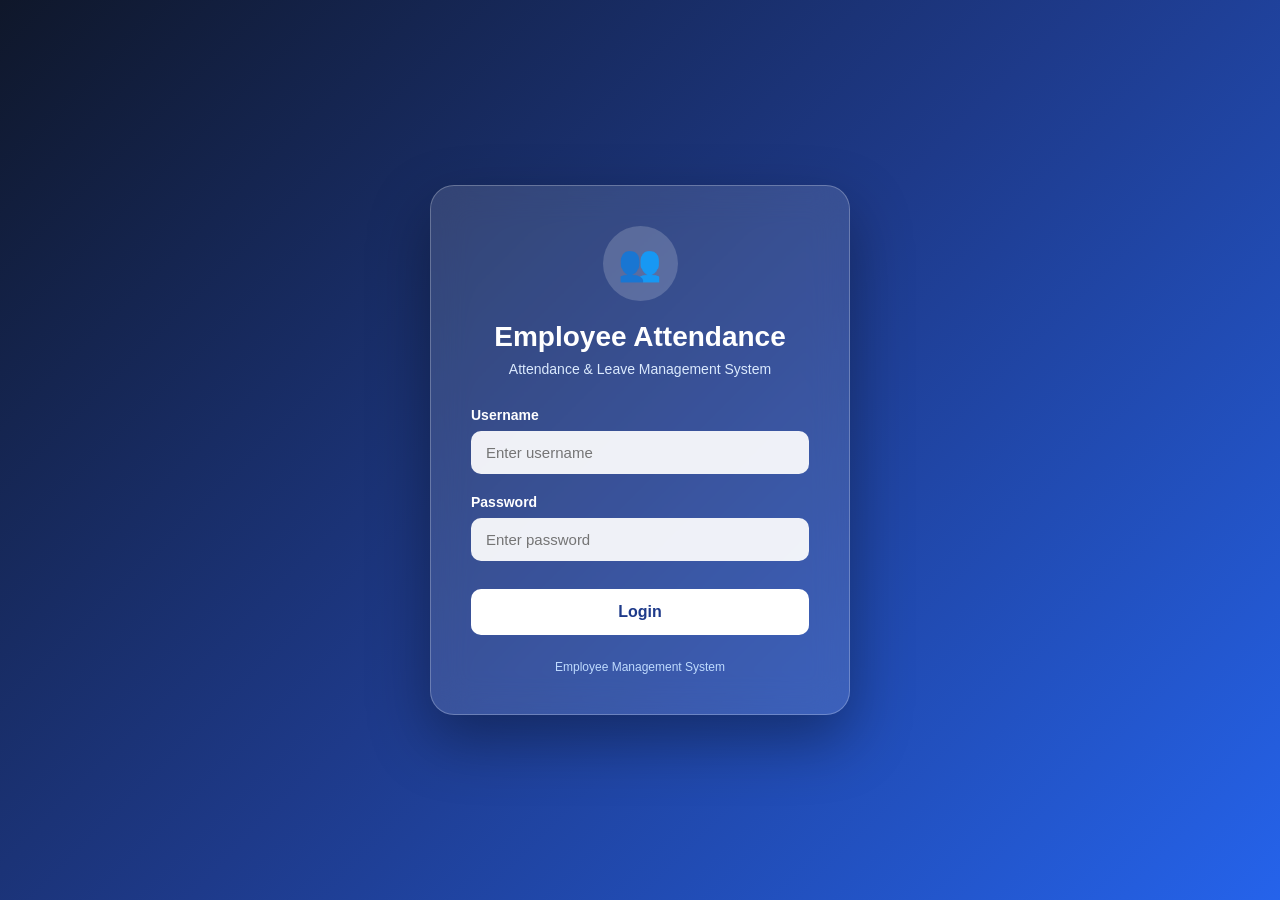
<file: index.html>
<!DOCTYPE html>
<html lang="en">
<head>
    <meta charset="UTF-8">
    <meta name="viewport" content="width=device-width, initial-scale=1.0">
    <title>Employee Attendance System</title>
    <link rel="stylesheet" href="style.css">
</head>

<body>

    <div class="login-container">

        <div class="login-card">

            <div class="logo">
                👥
            </div>

            <h1>Employee Attendance</h1>
            <p class="subtitle">Attendance & Leave Management System</p>

            <form id="loginForm">

                <div class="input-group">
                    <label>Username</label>
                    <input 
                        type="text" 
                        id="username"
                        placeholder="Enter username"
                        required
                    >
                </div>

                <div class="input-group">
                    <label>Password</label>
                    <input 
                        type="password" 
                        id="password"
                        placeholder="Enter password"
                        required
                    >
                </div>

                <button type="submit" class="login-btn">
                    Login
                </button>

            </form>

            <p id="message"></p>

            <div class="login-footer">
                <span>Employee Management System</span>
            </div>

        </div>

    </div>

    <script src="script.js"></script>

</body>
</html>
</file>
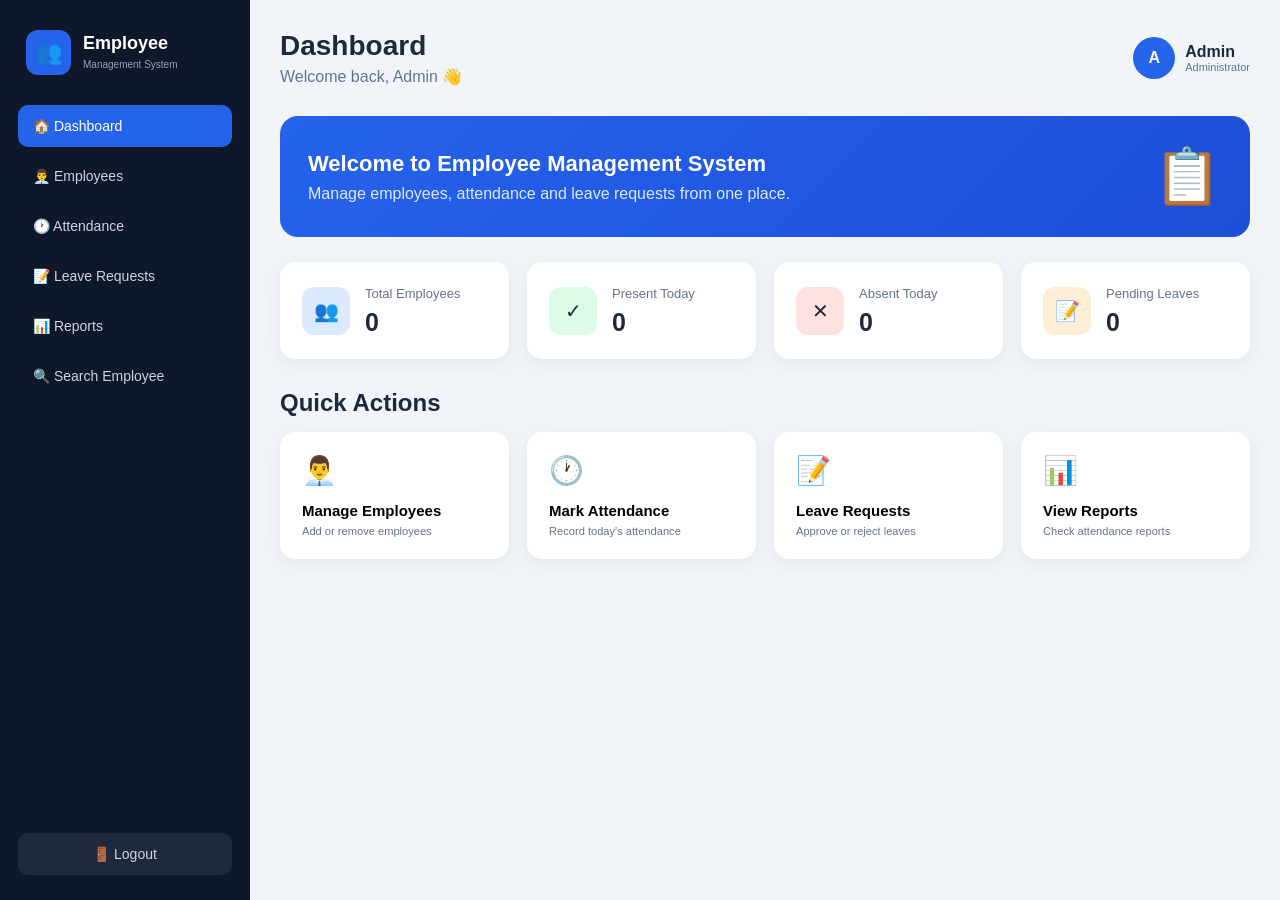
<file: dashboard.html>
<!DOCTYPE html>
<html lang="en">
<head>
    <meta charset="UTF-8">
    <meta name="viewport" content="width=device-width, initial-scale=1.0">
    <title>Admin Dashboard</title>
    <link rel="stylesheet" href="dashboard.css">
</head>

<body>

    <div class="dashboard">

        <!-- Sidebar -->
        <aside class="sidebar">

            <div class="brand">
                <div class="brand-icon">👥</div>
                <div>
                    <h2>Employee</h2>
                    <span>Management System</span>
                </div>
            </div>

            <nav>
                <button class="nav-item active" onclick="showSection('dashboard')">
                    🏠 Dashboard
                </button>

                <button class="nav-item" onclick="showSection('employees')">
                    👨‍💼 Employees
                </button>

                <button class="nav-item" onclick="showSection('attendance')">
                    🕐 Attendance
                </button>

                <button class="nav-item" onclick="showSection('leave')">
                    📝 Leave Requests
                </button>

                <button class="nav-item" onclick="showSection('reports')">
                    📊 Reports
                </button>

                <button class="nav-item" onclick="showSection('search')">
                    🔍 Search Employee
                </button>
            </nav>

            <button class="logout-btn" onclick="logout()">
                🚪 Logout
            </button>

        </aside>


        <!-- Main Content -->
        <main class="main-content">

            <!-- Top Bar -->
            <header class="topbar">
                <div>
                    <h1 id="pageTitle">Dashboard</h1>
                    <p>Welcome back, Admin 👋</p>
                </div>

                <div class="admin-profile">
                    <div class="profile-icon">A</div>
                    <div>
                        <strong>Admin</strong>
                        <small>Administrator</small>
                    </div>
                </div>
            </header>


            <!-- Dashboard Section -->
            <section id="dashboard" class="content-section active-section">

                <div class="welcome-card">
                    <div>
                        <h2>Welcome to Employee Management System</h2>
                        <p>Manage employees, attendance and leave requests from one place.</p>
                    </div>

                    <div class="welcome-icon">
                        📋
                    </div>
                </div>


                <!-- Statistics -->
                <div class="stats-grid">

                    <div class="stat-card">
                        <div class="stat-icon blue">👥</div>
                        <div>
                            <span>Total Employees</span>
                            <h2 id="totalEmployees">0</h2>
                        </div>
                    </div>

                    <div class="stat-card">
                        <div class="stat-icon green">✓</div>
                        <div>
                            <span>Present Today</span>
                            <h2 id="presentCount">0</h2>
                        </div>
                    </div>

                    <div class="stat-card">
                        <div class="stat-icon red">✕</div>
                        <div>
                            <span>Absent Today</span>
                            <h2 id="absentCount">0</h2>
                        </div>
                    </div>

                    <div class="stat-card">
                        <div class="stat-icon orange">📝</div>
                        <div>
                            <span>Pending Leaves</span>
                            <h2 id="pendingLeaves">0</h2>
                        </div>
                    </div>

                </div>


                <!-- Quick Actions -->
                <div class="section-title">
                    <h2>Quick Actions</h2>
                </div>

                <div class="quick-grid">

                    <button onclick="showSection('employees')">
                        <span>👨‍💼</span>
                        <strong>Manage Employees</strong>
                        <small>Add or remove employees</small>
                    </button>

                    <button onclick="showSection('attendance')">
                        <span>🕐</span>
                        <strong>Mark Attendance</strong>
                        <small>Record today's attendance</small>
                    </button>

                    <button onclick="showSection('leave')">
                        <span>📝</span>
                        <strong>Leave Requests</strong>
                        <small>Approve or reject leaves</small>
                    </button>

                    <button onclick="showSection('reports')">
                        <span>📊</span>
                        <strong>View Reports</strong>
                        <small>Check attendance reports</small>
                    </button>

                </div>

            </section>


            <!-- Employees Section -->
            <section id="employees" class="content-section">

                <div class="section-header">
                    <div>
                        <h2>Employee Management</h2>
                        <p>Manage employee information</p>
                    </div>

                    <button class="primary-btn" onclick="addEmployee()">
                      + Add Employee
                    </button>
                </div>

                <div class="table-card">

                    <table>
                        <thead>
                            <tr>
                                <th>Employee ID</th>
                                <th>Name</th>
                                <th>Department</th>
                                <th>Phone</th>
                                <th>Status</th>
                            </tr>
                        </thead>

                        <tbody id="employeeTable">
                            <tr>
                                <td>E001</td>
                                <td>Vidhya</td>
                                <td>HR</td>
                                <td>9876543210</td>
                                <td><span class="badge active">Active</span></td>
                            </tr>
                        </tbody>

                    </table>

                </div>

            </section>


            <!-- Attendance Section -->
            <section id="attendance" class="content-section">

                <div class="section-header">
                    <div>
                        <h2>Attendance Management</h2>
                        <p>Record employee attendance</p>
                    </div>
                </div>

                <div class="form-card">

                    <label>Employee ID</label>
                    <input type="text" id="attendanceId" placeholder="Enter Employee ID">
            

                    <label>Attendance Status</label>

<select id="attendanceStatus">
    <option value="Present">Present</option>
    <option value="Absent">Absent</option>
    <option value="Late">Late</option>
    <option value="Half Day">Half Day</option>
</select>

<button class="primary-btn" onclick="markAttendance()">
    Mark Attendance
</button>
                </div>

                <div class="table-card">

                    <table>
                        <thead>
                            <tr>
                                <th>Date</th>
                                <th>Employee ID</th>
                                <th>Status</th>
                            </tr>
                        </thead>

                        <tbody id="attendanceTable"></tbody>

                    </table>

                </div>

            </section>


            <!-- Leave Section -->
            <section id="leave" class="content-section">

                <div class="section-header">
                    <div>
                        <h2>Leave Requests</h2>
                        <p>Manage employee leave requests</p>
                    </div>
                </div>

                <div class="form-card">

                    <label>Employee ID</label>
                    <input type="text" id="leaveId" placeholder="Enter Employee ID">

                    <label>Reason</label>
                    <input type="text" id="leaveReason" placeholder="Enter leave reason">

                    <button class="primary-btn" onclick="applyLeave()">
                        Apply Leave
                    </button>

                </div>

                <div class="table-card">

                    <table>
                        <thead>
                            <tr>
                                <th>Employee ID</th>
                                <th>Reason</th>
                                <th>Status</th>
                                <th>Action</th>
                            </tr>
                        </thead>

                        <tbody id="leaveTable"></tbody>

                    </table>

                </div>

            </section>


            <!-- Reports -->
            <section id="reports" class="content-section">

                <div class="section-header">
                    <div>
                        <h2>Attendance Reports</h2>
                        <p>View attendance summary</p>
                    </div>
                </div>

                <div class="report-grid">

                    <div class="report-card">
                        <span>Present</span>
                        <h2 id="reportPresent">0</h2>
                    </div>

                    <div class="report-card">
                        <span>Absent</span>
                        <h2 id="reportAbsent">0</h2>
                    </div>

                    <div class="report-card">
                        <span>Late</span>
                        <h2 id="reportLate">0</h2>
                    </div>

                    <div class="report-card">
                        <span>Half Day</span>
                        <h2 id="reportHalfDay">0</h2>
                    </div>

                </div>

            </section>


            <!-- Search -->
            <section id="search" class="content-section">

                <div class="section-header">
                    <div>
                        <h2>Search Employee</h2>
                        <p>Find employee information</p>
                    </div>
                </div>

                <div class="search-box">

                    <input
                        type="text"
                        id="searchEmployee"
                        placeholder="Enter Employee ID"
                    >

                    <button class="primary-btn" onclick="searchEmployee()">
                        Search
                    </button>

                </div>

                <div id="searchResult" class="search-result"></div>

            </section>

        </main>

    </div>
<!-- Add Employee Popup -->

<div id="employeeModal" class="modal">

    <div class="modal-content">

        <span class="close" onclick="closeEmployeeModal()">&times;</span>

        <h2>Add New Employee</h2>

        <p>Enter employee details</p>

        <input type="text" id="employeeId" placeholder="Employee ID">

        <input type="text" id="employeeName" placeholder="Employee Name">

        <input type="text" id="employeeDepartment" placeholder="Department">

        <input type="text" id="employeePhone" placeholder="Phone Number">

        <button class="primary-btn" onclick="saveEmployee()">
            Add Employee
        </button>

    </div>

</div>
    <script src="dashboard.js"></script>

</body>
</html>
</file>
<file: style.css>
* {
    margin: 0;
    padding: 0;
    box-sizing: border-box;
    font-family: "Segoe UI", Arial, sans-serif;
}

body {
    min-height: 100vh;
    background: linear-gradient(135deg, #0f172a, #1e3a8a, #2563eb);
    display: flex;
    justify-content: center;
    align-items: center;
}

/* Main Login Area */
.login-container {
    width: 100%;
    min-height: 100vh;
    display: flex;
    justify-content: center;
    align-items: center;
    padding: 20px;
}

/* Login Card */
.login-card {
    width: 420px;
    padding: 40px;
    background: rgba(255, 255, 255, 0.12);
    border: 1px solid rgba(255, 255, 255, 0.25);
    border-radius: 24px;
    backdrop-filter: blur(18px);
    box-shadow: 0 25px 60px rgba(0, 0, 0, 0.35);
    text-align: center;
}

/* Logo */
.logo {
    width: 75px;
    height: 75px;
    margin: 0 auto 20px;
    border-radius: 50%;
    background: rgba(255, 255, 255, 0.18);
    display: flex;
    justify-content: center;
    align-items: center;
    font-size: 35px;
}

/* Heading */
.login-card h1 {
    color: white;
    font-size: 28px;
    margin-bottom: 8px;
}

.subtitle {
    color: #dbeafe;
    font-size: 14px;
    margin-bottom: 30px;
}

/* Input */
.input-group {
    text-align: left;
    margin-bottom: 20px;
}

.input-group label {
    display: block;
    color: white;
    font-size: 14px;
    font-weight: 600;
    margin-bottom: 8px;
}

.input-group input {
    width: 100%;
    padding: 13px 15px;
    border: none;
    outline: none;
    border-radius: 10px;
    background: rgba(255, 255, 255, 0.92);
    font-size: 15px;
}

.input-group input:focus {
    box-shadow: 0 0 0 3px rgba(147, 197, 253, 0.5);
}

/* Login Button */
.login-btn {
    width: 100%;
    padding: 14px;
    margin-top: 8px;
    border: none;
    border-radius: 10px;
    background: white;
    color: #1e3a8a;
    font-size: 16px;
    font-weight: bold;
    cursor: pointer;
    transition: 0.3s;
}

.login-btn:hover {
    transform: translateY(-2px);
    box-shadow: 0 8px 20px rgba(0, 0, 0, 0.25);
}

/* Message */
#message {
    margin-top: 18px;
    font-size: 14px;
    font-weight: 600;
}

/* Footer */
.login-footer {
    margin-top: 25px;
    color: #bfdbfe;
    font-size: 12px;
}

/* Mobile */
@media (max-width: 500px) {

    .login-card {
        width: 100%;
        padding: 30px 25px;
    }

    .login-card h1 {
        font-size: 24px;
    }
}
</file>
<file: dashboard.css>
* {
    margin: 0;
    padding: 0;
    box-sizing: border-box;
    font-family: "Segoe UI", Arial, sans-serif;
}

body {
    background: #f1f5f9;
    color: #1e293b;
}

.dashboard {
    display: flex;
    min-height: 100vh;
}

/* Sidebar */

.sidebar {
    width: 250px;
    background: #0f172a;
    color: white;
    padding: 25px 18px;
    display: flex;
    flex-direction: column;
    position: fixed;
    top: 0;
    bottom: 0;
    left: 0;
}

.brand {
    display: flex;
    align-items: center;
    gap: 12px;
    padding: 5px 8px 30px;
}

.brand-icon {
    width: 45px;
    height: 45px;
    border-radius: 12px;
    background: #2563eb;
    display: flex;
    justify-content: center;
    align-items: center;
    font-size: 22px;
}

.brand h2 {
    font-size: 18px;
}

.brand span {
    font-size: 10px;
    color: #94a3b8;
}

/* Navigation */

nav {
    display: flex;
    flex-direction: column;
    gap: 8px;
}

.nav-item {
    border: none;
    background: transparent;
    color: #cbd5e1;
    text-align: left;
    padding: 13px 15px;
    border-radius: 10px;
    font-size: 14px;
    cursor: pointer;
    transition: 0.2s;
}

.nav-item:hover,
.nav-item.active {
    background: #2563eb;
    color: white;
}

.logout-btn {
    margin-top: auto;
    border: none;
    background: #1e293b;
    color: #cbd5e1;
    padding: 13px;
    border-radius: 10px;
    cursor: pointer;
    font-size: 14px;
}

.logout-btn:hover {
    background: #dc2626;
    color: white;
}

/* Main */

.main-content {
    margin-left: 250px;
    width: calc(100% - 250px);
    padding: 30px;
}

/* Top Bar */

.topbar {
    display: flex;
    justify-content: space-between;
    align-items: center;
    margin-bottom: 30px;
}

.topbar h1 {
    font-size: 28px;
}

.topbar p {
    color: #64748b;
    margin-top: 5px;
}

.admin-profile {
    display: flex;
    align-items: center;
    gap: 10px;
}

.profile-icon {
    width: 42px;
    height: 42px;
    background: #2563eb;
    color: white;
    border-radius: 50%;
    display: flex;
    align-items: center;
    justify-content: center;
    font-weight: bold;
}

.admin-profile small {
    display: block;
    color: #64748b;
    font-size: 11px;
}

/* Sections */

.content-section {
    display: none;
}

.active-section {
    display: block;
}

/* Welcome */

.welcome-card {
    background: linear-gradient(135deg, #2563eb, #1d4ed8);
    color: white;
    border-radius: 18px;
    padding: 28px;
    display: flex;
    justify-content: space-between;
    align-items: center;
    margin-bottom: 25px;
}

.welcome-card h2 {
    font-size: 22px;
    margin-bottom: 8px;
}

.welcome-card p {
    color: #dbeafe;
}

.welcome-icon {
    font-size: 55px;
}

/* Statistics */

.stats-grid {
    display: grid;
    grid-template-columns: repeat(4, 1fr);
    gap: 18px;
    margin-bottom: 30px;
}

.stat-card {
    background: white;
    padding: 22px;
    border-radius: 15px;
    display: flex;
    align-items: center;
    gap: 15px;
    box-shadow: 0 5px 18px rgba(15, 23, 42, 0.06);
}

.stat-card span {
    color: #64748b;
    font-size: 13px;
}

.stat-card h2 {
    margin-top: 6px;
    font-size: 25px;
}

.stat-icon {
    width: 48px;
    height: 48px;
    border-radius: 12px;
    display: flex;
    justify-content: center;
    align-items: center;
    font-size: 20px;
}

.blue {
    background: #dbeafe;
}

.green {
    background: #dcfce7;
}

.red {
    background: #fee2e2;
}

.orange {
    background: #ffedd5;
}

/* Quick Actions */

.section-title {
    margin-bottom: 15px;
}

.quick-grid {
    display: grid;
    grid-template-columns: repeat(4, 1fr);
    gap: 18px;
}

.quick-grid button {
    background: white;
    border: none;
    border-radius: 15px;
    padding: 22px;
    text-align: left;
    cursor: pointer;
    box-shadow: 0 5px 18px rgba(15, 23, 42, 0.06);
    transition: 0.2s;
}

.quick-grid button:hover {
    transform: translateY(-3px);
}

.quick-grid span {
    display: block;
    font-size: 28px;
    margin-bottom: 15px;
}

.quick-grid strong {
    display: block;
    font-size: 15px;
}

.quick-grid small {
    display: block;
    color: #64748b;
    margin-top: 6px;
}

/* Section Header */

.section-header {
    display: flex;
    justify-content: space-between;
    align-items: center;
    margin-bottom: 22px;
}

.section-header p {
    color: #64748b;
    margin-top: 5px;
}

/* Buttons */

.primary-btn {
    border: none;
    background: #2563eb;
    color: white;
    padding: 11px 18px;
    border-radius: 9px;
    cursor: pointer;
    font-weight: 600;
}

.primary-btn:hover {
    background: #1d4ed8;
}

/* Tables */

.table-card {
    background: white;
    border-radius: 15px;
    padding: 20px;
    overflow-x: auto;
    box-shadow: 0 5px 18px rgba(15, 23, 42, 0.06);
}

table {
    width: 100%;
    border-collapse: collapse;
}

th {
    background: #f8fafc;
    color: #475569;
    text-align: left;
    padding: 14px;
    font-size: 13px;
}

td {
    padding: 14px;
    border-top: 1px solid #e2e8f0;
    font-size: 14px;
}

.badge {
    padding: 5px 10px;
    border-radius: 20px;
    font-size: 11px;
}

.badge.active {
    background: #dcfce7;
    color: #15803d;
}

/* Forms */

.form-card {
    background: white;
    padding: 25px;
    border-radius: 15px;
    margin-bottom: 22px;
    box-shadow: 0 5px 18px rgba(15, 23, 42, 0.06);
}

.form-card label {
    display: block;
    margin-bottom: 7px;
    margin-top: 15px;
    font-size: 13px;
    font-weight: 600;
}

.form-card label:first-child {
    margin-top: 0;
}

.form-card input,
.form-card select,
.search-box input {
    width: 100%;
    padding: 12px;
    border: 1px solid #cbd5e1;
    border-radius: 8px;
    outline: none;
    margin-bottom: 12px;
}

.form-card input:focus,
.form-card select:focus,
.search-box input:focus {
    border-color: #2563eb;
}

/* Reports */

.report-grid {
    display: grid;
    grid-template-columns: repeat(4, 1fr);
    gap: 18px;
}

.report-card {
    background: white;
    padding: 25px;
    border-radius: 15px;
    box-shadow: 0 5px 18px rgba(15, 23, 42, 0.06);
}

.report-card span {
    color: #64748b;
}

.report-card h2 {
    margin-top: 10px;
    font-size: 30px;
}

/* Search */

.search-box {
    background: white;
    padding: 22px;
    border-radius: 15px;
    display: flex;
    gap: 12px;
    box-shadow: 0 5px 18px rgba(15, 23, 42, 0.06);
}

.search-box input {
    margin: 0;
}

.search-result {
    margin-top: 20px;
}

/* Responsive */

@media (max-width: 1000px) {

    .stats-grid,
    .quick-grid,
    .report-grid {
        grid-template-columns: repeat(2, 1fr);
    }
}

@media (max-width: 700px) {

    .sidebar {
        width: 200px;
    }

    .main-content {
        margin-left: 200px;
        width: calc(100% - 200px);
        padding: 20px;
    }

    .stats-grid,
    .quick-grid,
    .report-grid {
        grid-template-columns: 1fr;
    }
}
/* Add Employee Popup */

.modal {
    display: none;
    position: fixed;
    z-index: 1000;
    left: 0;
    top: 0;
    width: 100%;
    height: 100%;
    background: rgba(0, 0, 0, 0.5);
}

.modal-content {
    background: white;
    width: 400px;
    padding: 30px;
    border-radius: 16px;
    position: absolute;
    top: 50%;
    left: 50%;
    transform: translate(-50%, -50%);
    box-shadow: 0 10px 30px rgba(0,0,0,0.2);
}

.modal-content h2 {
    margin-bottom: 8px;
}

.modal-content p {
    color: #777;
    margin-bottom: 20px;
}

.modal-content input {
    width: 100%;
    padding: 12px;
    margin-bottom: 12px;
    border: 1px solid #ddd;
    border-radius: 8px;
    box-sizing: border-box;
}

.close {
    float: right;
    font-size: 28px;
    cursor: pointer;
    color: #777;
}

.close:hover {
    color: #000;
}
</file>
